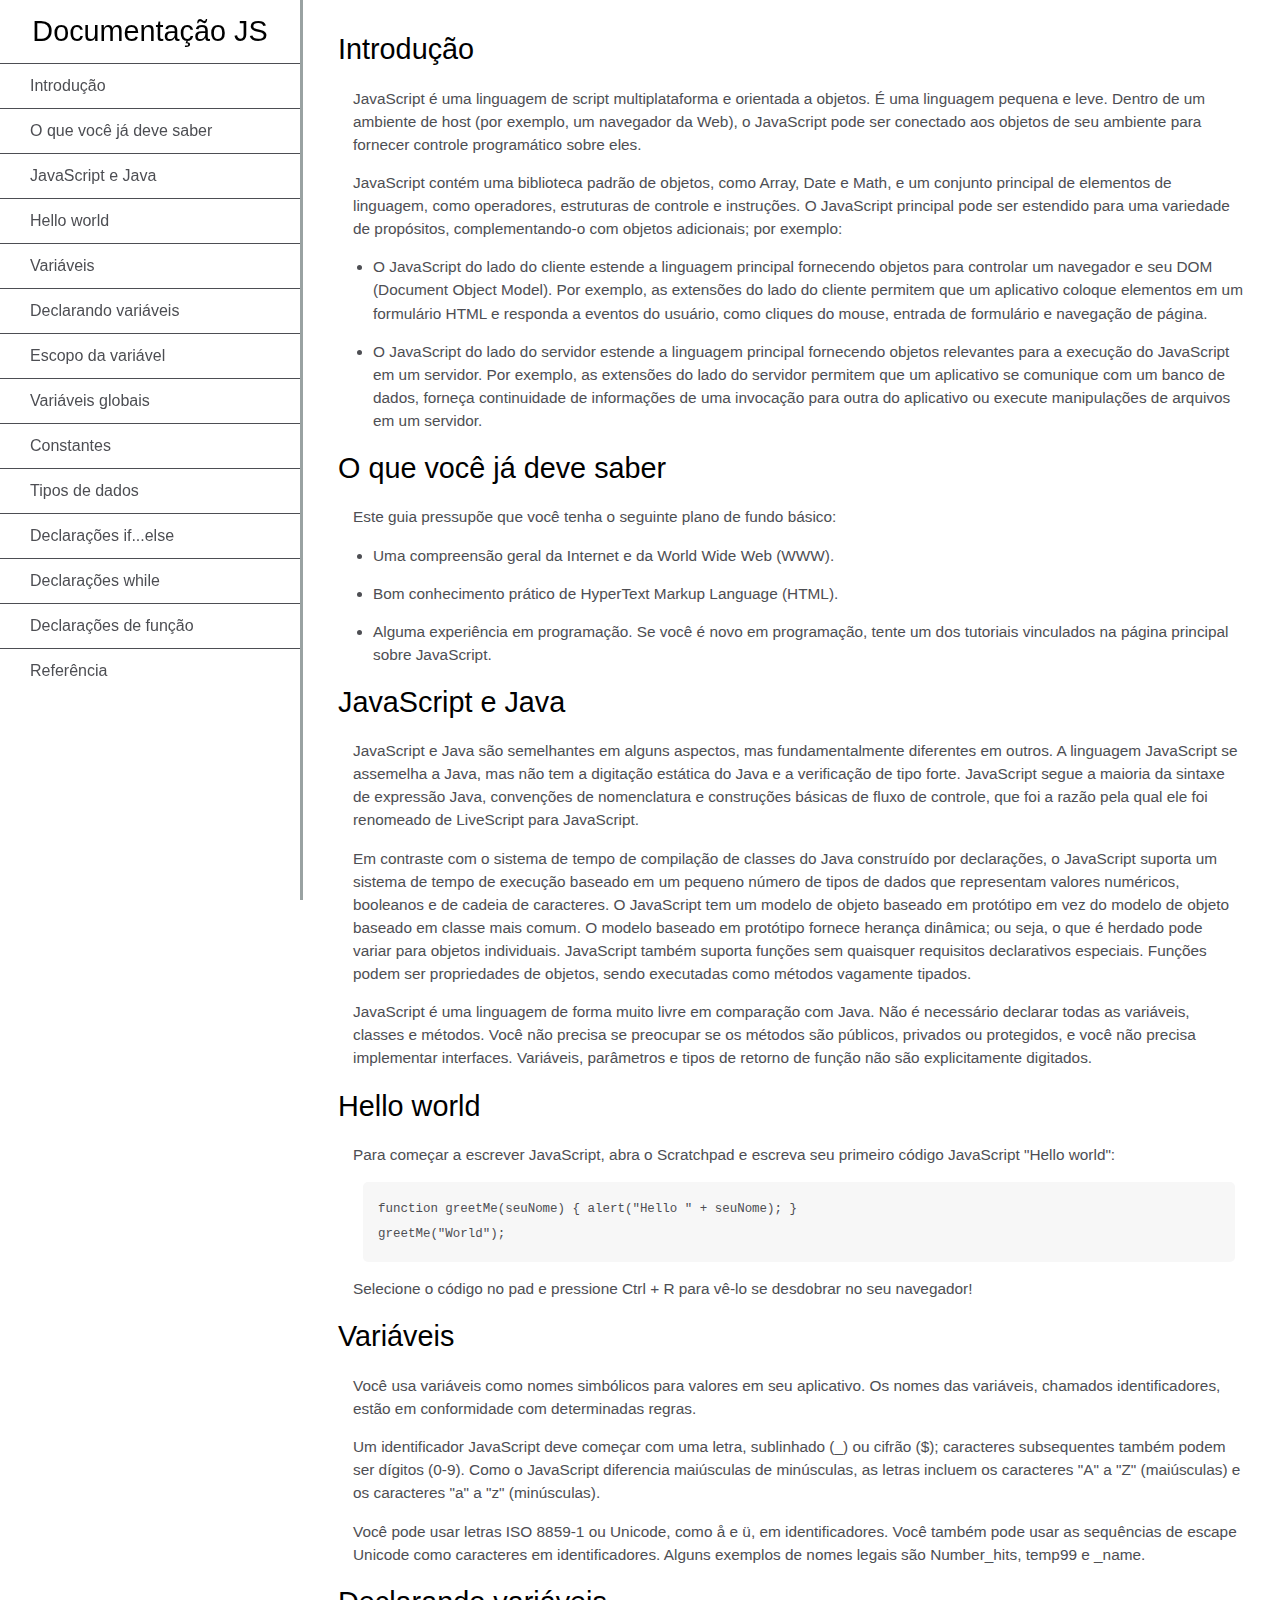
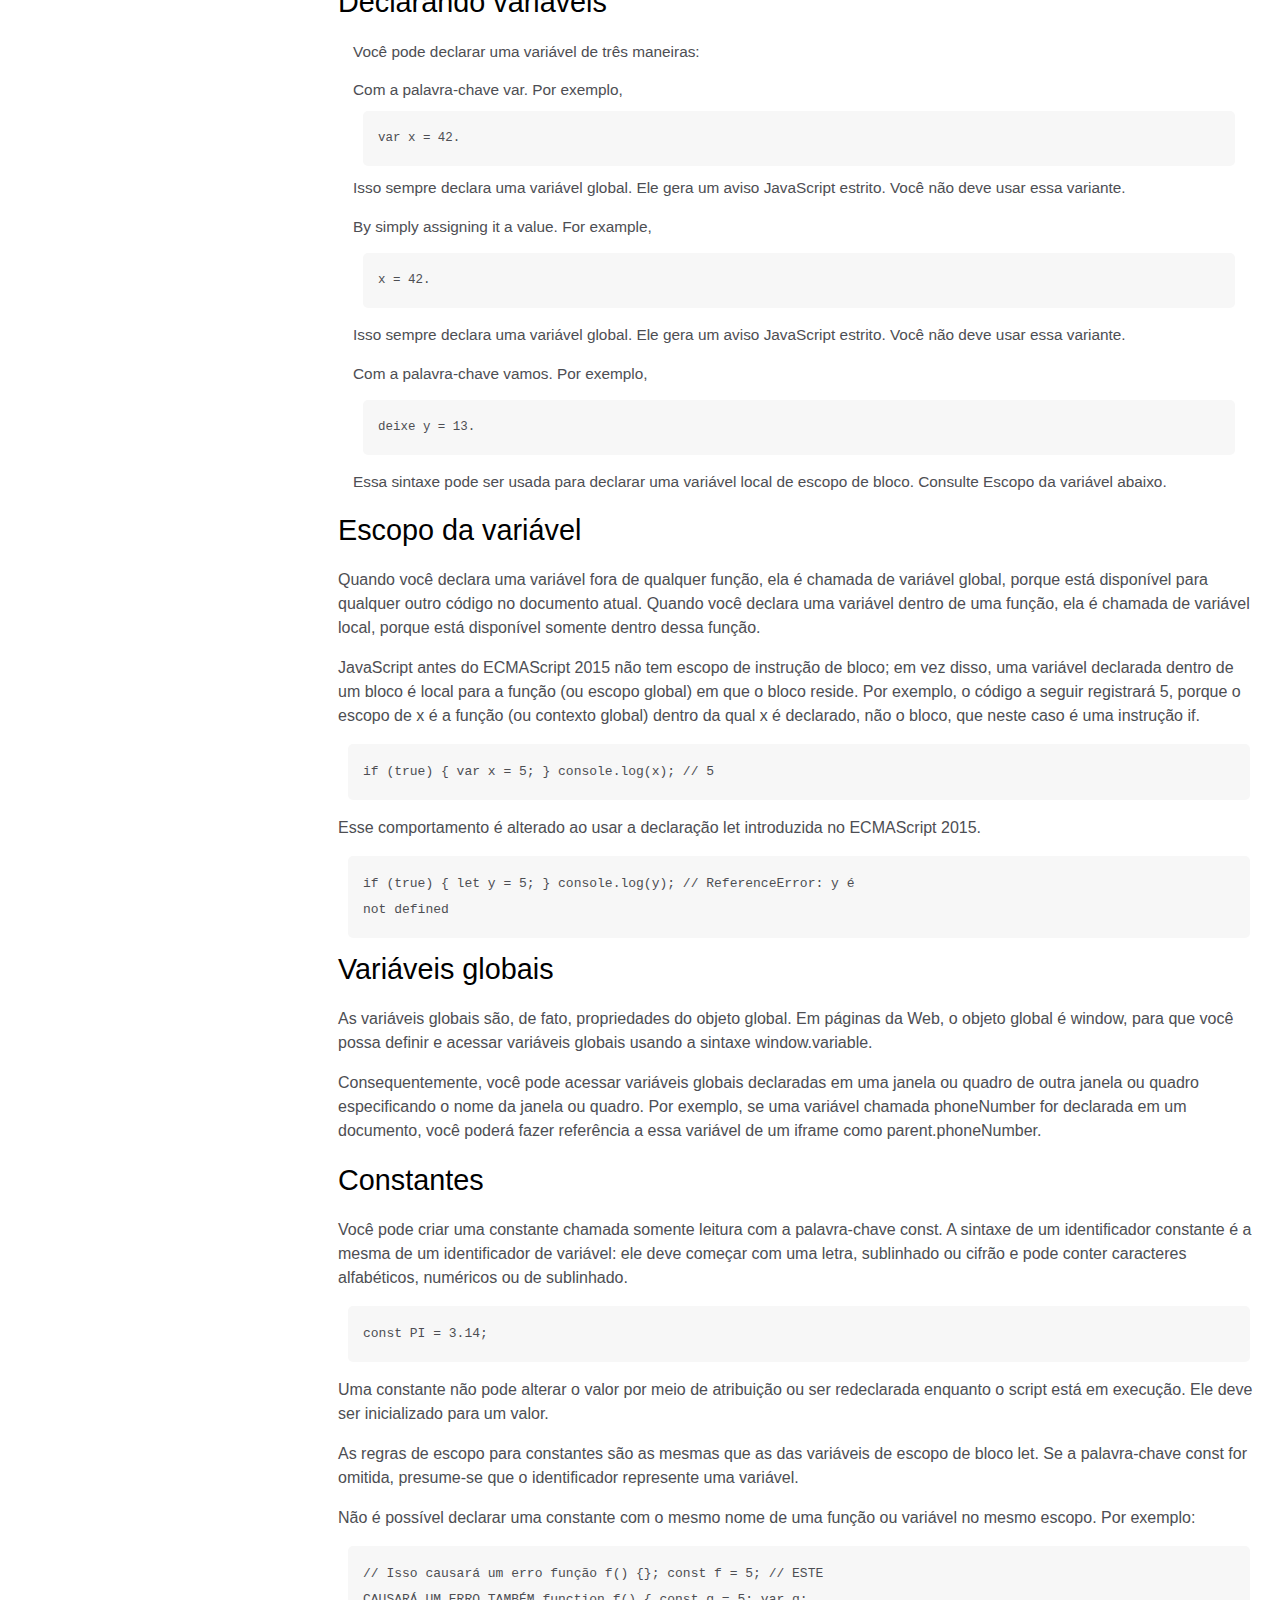
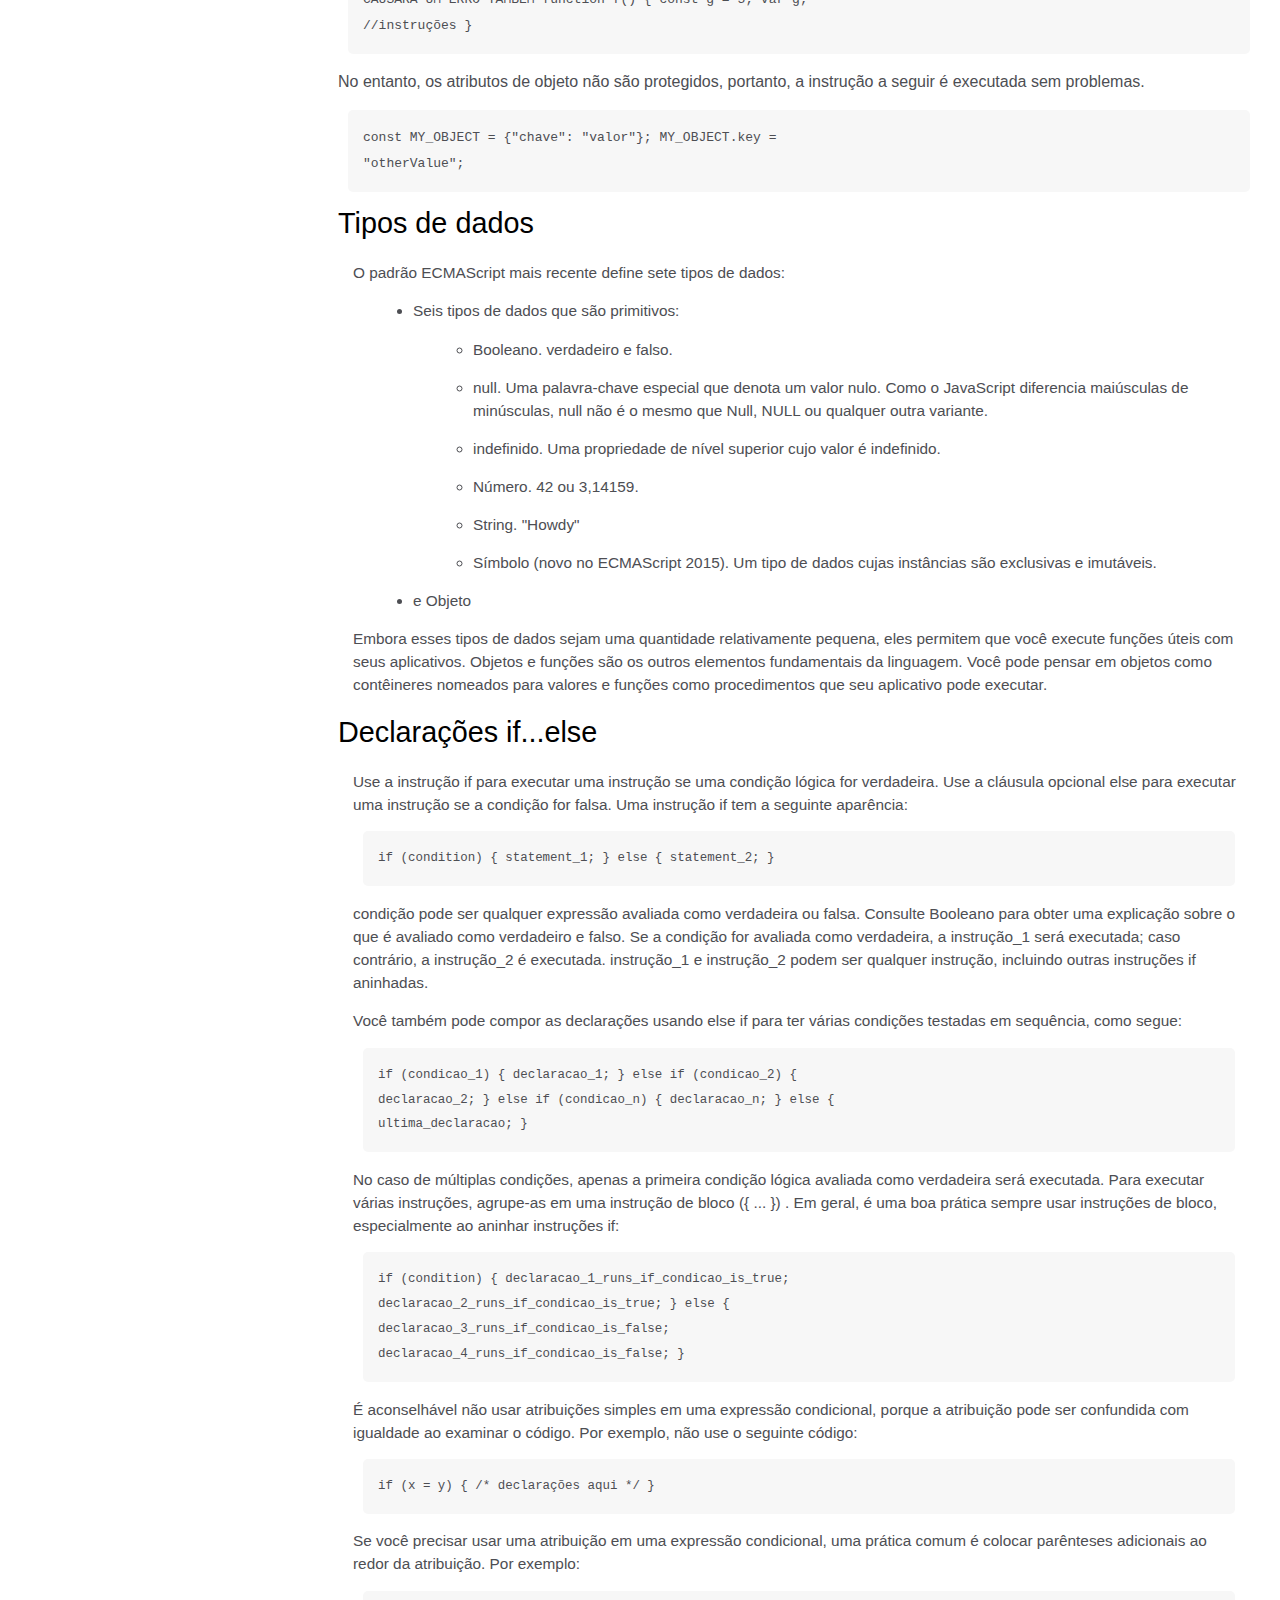
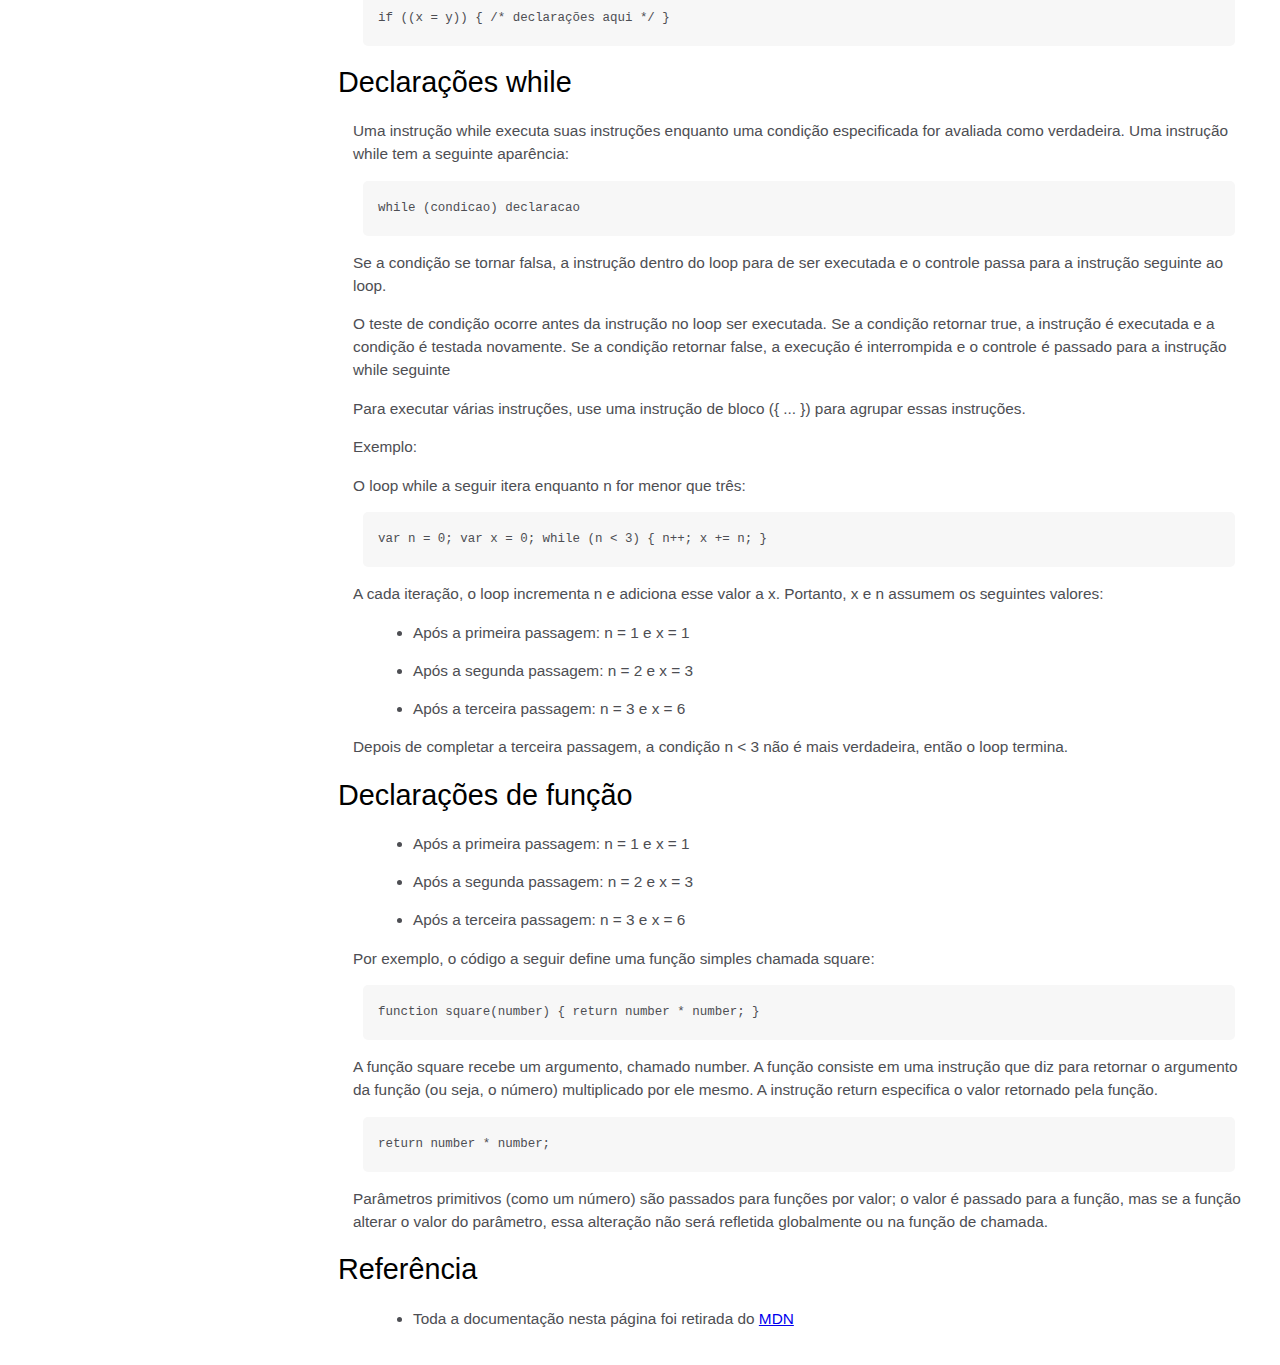
<file: Documentação técnica JS/index.html>
<!DOCTYPE html>
<html lang="en-US">
  <head>
  <meta charset="UTF-8">
  <meta name="viewport" content="width=device-width, initial-scale=1.0"/>
  <link rel="stylesheet" href="styles.css">
  <title>Documentação JS</title>
  <head>
<body>
  <nav id="navbar">
    <header>Documentação JS</header>   
        <li><a href="#Introdução" class="nav-link">Introdução</a></li>
        <li><a href="#O_que_você_já_deve_saber" class="nav-link">O que você já deve saber</a></li>
        <li><a href="#JavaScript_e_Java" class="nav-link">JavaScript e Java</a></li>
        <li><a href="#Hello_world" class="nav-link">Hello world</a></li>        
        <li><a href="#Variáveis" class="nav-link">Variáveis</a></li>
        <li><a href="#Declarando_variáveis" class="nav-link">Declarando variáveis</a></li>
        <li><a href="#Escopo_da_variável" class="nav-link">Escopo da variável</a></li>    
        <li><a href="#Variáveis_globais" class="nav-link">Variáveis globais</a></li>
        <li><a href="#Constantes" class="nav-link">Constantes</a></li>    
        <li><a href="#Tipos_de_dados" class="nav-link">Tipos de dados</a></li>    
        <li><a href="#Declarações_if...else" class="nav-link">Declarações if...else</a></li>    
        <li><a href="#Declarações_while" class="nav-link">Declarações while</a></li>    
        <li><a href="#Declarações_de_função" class="nav-link">Declarações de função</a></li>   
        <li><a href="#Referência" class="nav-link">Referência</a></li>
  </nav>

<main id="main-doc" class="main-doc">

  <section id="Introdução" class="main-section">
    <header>Introdução</header>
    <article>
        <p>JavaScript é uma linguagem de script multiplataforma e orientada a objetos. É uma linguagem pequena e leve. Dentro de um ambiente de host (por exemplo, um navegador da Web), o JavaScript pode ser conectado aos objetos de seu ambiente para fornecer controle programático sobre eles.</p>
        <p>JavaScript contém uma biblioteca padrão de objetos, como Array, Date e Math, e um conjunto principal de elementos de linguagem, como operadores, estruturas de controle e instruções. O JavaScript principal pode ser estendido para uma variedade de propósitos, complementando-o com objetos adicionais; por exemplo:</p>      
        <li>O JavaScript do lado do cliente estende a linguagem principal fornecendo objetos para controlar um navegador e seu DOM (Document Object Model). Por exemplo, as extensões do lado do cliente permitem que um aplicativo coloque elementos em um formulário HTML e responda a eventos do usuário, como cliques do mouse, entrada de formulário e navegação de página.</li>     
        <li>O JavaScript do lado do servidor estende a linguagem principal fornecendo objetos relevantes para a execução do JavaScript em um servidor. Por exemplo, as extensões do lado do servidor permitem que um aplicativo se comunique com um banco de dados, forneça continuidade de informações de uma invocação para outra do aplicativo ou execute manipulações de arquivos em um servidor.</li>
      </article>
  </section>

  <section id="O_que_você_já_deve_saber" class="main-section">
    <header>O que você já deve saber</header>
      <article>
        <p>Este guia pressupõe que você tenha o seguinte plano de fundo básico:</p>
        <li>Uma compreensão geral da Internet e da World Wide Web (WWW).</li>
        <li>Bom conhecimento prático de HyperText Markup Language (HTML).</li>
        <li>Alguma experiência em programação. Se você é novo em programação, tente um dos tutoriais vinculados na página principal sobre JavaScript.</li>
      </article>
  </section>

  <section id="JavaScript_e_Java" class="main-section">
    <header>JavaScript e Java</header>
      <article>
        <p>JavaScript e Java são semelhantes em alguns aspectos, mas fundamentalmente diferentes em outros. A linguagem JavaScript se assemelha a Java, mas não tem a digitação estática do Java e a verificação de tipo forte. JavaScript segue a maioria da sintaxe de expressão Java, convenções de nomenclatura e construções básicas de fluxo de controle, que foi a razão pela qual ele foi renomeado de LiveScript para JavaScript.</p>
        <p>Em contraste com o sistema de tempo de compilação de classes do Java construído por declarações, o JavaScript suporta um sistema de tempo de execução baseado em um pequeno número de tipos de dados que representam valores numéricos, booleanos e de cadeia de caracteres. O JavaScript tem um modelo de objeto baseado em protótipo em vez do modelo de objeto baseado em classe mais comum. O modelo baseado em protótipo fornece herança dinâmica; ou seja, o que é herdado pode variar para objetos individuais. JavaScript também suporta funções sem quaisquer requisitos declarativos especiais. Funções podem ser propriedades de objetos, sendo executadas como métodos vagamente tipados.</p>
        <p>JavaScript é uma linguagem de forma muito livre em comparação com Java. Não é necessário declarar todas as variáveis, classes e métodos. Você não precisa se preocupar se os métodos são públicos, privados ou protegidos, e você não precisa implementar interfaces. Variáveis, parâmetros e tipos de retorno de função não são explicitamente digitados.
</p>
      </article>
  </section>

  <section id="Hello_world" class="main-section">
    <header>Hello world</header>
      <article>
        <p>Para começar a escrever JavaScript, abra o Scratchpad e escreva seu primeiro código JavaScript "Hello world":</p>
        <code>function greetMe(seuNome) { alert("Hello " + seuNome); }
greetMe("World");</code>
        <p>Selecione o código no pad e pressione Ctrl + R para vê-lo se desdobrar no seu navegador!</p>
      </article>
  </section>

  <section id="Variáveis" class="main-section">
    <header>Variáveis</header>
      <article>
        <p>Você usa variáveis como nomes simbólicos para valores em seu aplicativo. Os nomes das variáveis, chamados identificadores, estão em conformidade com determinadas regras.</p>
        <p>Um identificador JavaScript deve começar com uma letra, sublinhado (_) ou cifrão ($); caracteres subsequentes também podem ser dígitos (0-9). Como o JavaScript diferencia maiúsculas de minúsculas, as letras incluem os caracteres "A" a "Z" (maiúsculas) e os caracteres "a" a "z" (minúsculas).</p>
        <p>Você pode usar letras ISO 8859-1 ou Unicode, como å e ü, em identificadores. Você também pode usar as sequências de escape Unicode como caracteres em identificadores. Alguns exemplos de nomes legais são Number_hits, temp99 e _name.</p>
      </article>
  </section>

  <section id="Declarando_variáveis" class="main-section">
    <header>Declarando variáveis</header>
    <article>
    <p>Você pode declarar uma variável de três maneiras:</p>
    <p>Com a palavra-chave var. Por exemplo,
    <code>var x = 42.</code> Isso sempre declara uma variável global. Ele gera um aviso JavaScript estrito. Você não deve usar essa variante.</p>
    <p>By simply assigning it a value. For example,</p>
    <code>x = 42.</code>
    <p>Isso sempre declara uma variável global. Ele gera um aviso JavaScript estrito. Você não deve usar essa variante.</p>
    <p>Com a palavra-chave vamos. Por exemplo,</p>
    <code>deixe y = 13.
</code>
    <p>Essa sintaxe pode ser usada para declarar uma variável local de escopo de bloco. Consulte Escopo da variável abaixo.</p>
  </section>

  <section id="Escopo_da_variável" class="main-section">
    <header>Escopo da variável</header>
    <p>Quando você declara uma variável fora de qualquer função, ela é chamada de variável global, porque está disponível para qualquer outro código no documento atual. Quando você declara uma variável dentro de uma função, ela é chamada de variável local, porque está disponível somente dentro dessa função.</p>
    <p>JavaScript antes do ECMAScript 2015 não tem escopo de instrução de bloco; em vez disso, uma variável declarada dentro de um bloco é local para a função (ou escopo global) em que o bloco reside. Por exemplo, o código a seguir registrará 5, porque o escopo de x é a função (ou contexto global) dentro da qual x é declarado, não o bloco, que neste caso é uma instrução if.</p>
    <code>if (true) { var x = 5; } console.log(x); // 5</code>
    <p>Esse comportamento é alterado ao usar a declaração let introduzida no ECMAScript 2015.</p>
    <code>if (true) { let y = 5; } console.log(y); // ReferenceError: y é
not defined</code>
  </section>

  <section id="Variáveis_globais" class="main-section">
    <header>Variáveis globais</header>
    <p>As variáveis globais são, de fato, propriedades do objeto global. Em páginas da Web, o objeto global é window, para que você possa definir e acessar variáveis globais usando a sintaxe window.variable.</p>
    <p>Consequentemente, você pode acessar variáveis globais declaradas em uma janela ou quadro de outra janela ou quadro especificando o nome da janela ou quadro. Por exemplo, se uma variável chamada phoneNumber for declarada em um documento, você poderá fazer referência a essa variável de um iframe como parent.phoneNumber.</p>
  </section>

  <section id="Constantes" class="main-section">

    <header>Constantes</header>
    <p>Você pode criar uma constante chamada somente leitura com a palavra-chave const. A sintaxe de um identificador constante é a mesma de um identificador de variável: ele deve começar com uma letra, sublinhado ou cifrão e pode conter caracteres alfabéticos, numéricos ou de sublinhado.</p>
    <code>const PI = 3.14;</code>
    <p>Uma constante não pode alterar o valor por meio de atribuição ou ser redeclarada enquanto o script está em execução. Ele deve ser inicializado para um valor.</p>
    <p>As regras de escopo para constantes são as mesmas que as das variáveis de escopo de bloco let. Se a palavra-chave const for omitida, presume-se que o identificador represente uma variável.</p>
    <p>Não é possível declarar uma constante com o mesmo nome de uma função ou variável no mesmo escopo. Por exemplo:</p>
    <code>// Isso causará um erro função f() {}; const f = 5; // ESTE
CAUSARÁ UM ERRO TAMBÉM function f() { const g = 5; var g;
//instruções }</code>
    <p>No entanto, os atributos de objeto não são protegidos, portanto, a instrução a seguir é executada sem problemas.</p>
    <code>const MY_OBJECT = {"chave": "valor"}; MY_OBJECT.key =
"otherValue";</code>
  </section>

  <section id="Tipos_de_dados" class="main-section">
    <header>Tipos de dados</header>
      <article>
        <p>O padrão ECMAScript mais recente define sete tipos de dados:</p>
        <ul>
          <li>
            <p>Seis tipos de dados que são primitivos:</p>
            <ul>
              <li>Booleano. verdadeiro e falso.</li>
              <li>null. Uma palavra-chave especial que denota um valor nulo. Como o JavaScript diferencia maiúsculas de minúsculas, null não é o mesmo que Null, NULL ou qualquer outra variante.</li>
              <li>indefinido. Uma propriedade de nível superior cujo valor é indefinido.</li>
              <li>Número. 42 ou 3,14159.</li>
              <li>String. "Howdy"</li>
              <li>Símbolo (novo no ECMAScript 2015). Um tipo de dados cujas instâncias são exclusivas e imutáveis.</li>
            </ul>
          </li>
          <li>e Objeto</li>
        </ul>
        Embora esses tipos de dados sejam uma quantidade relativamente pequena, eles permitem que você execute funções úteis com seus aplicativos. Objetos e funções são os outros elementos fundamentais da linguagem. Você pode pensar em objetos como contêineres nomeados para valores e funções como procedimentos que seu aplicativo pode executar.
      </article>
  </section>

  <section id="Declarações_if...else" class="main-section">
    <header>Declarações if...else</header>
    <article>
      <p>Use a instrução if para executar uma instrução se uma condição lógica for verdadeira. Use a cláusula opcional else para executar uma instrução se a condição for falsa. Uma instrução if tem a seguinte aparência:</p>
      <code>if (condition) { statement_1; } else { statement_2; }</code>
      <p>condição pode ser qualquer expressão avaliada como verdadeira ou falsa. Consulte Booleano para obter uma explicação sobre o que é avaliado como verdadeiro e falso. Se a condição for avaliada como verdadeira, a instrução_1 será executada; caso contrário, a instrução_2 é executada. instrução_1 e instrução_2 podem ser qualquer instrução, incluindo outras instruções if aninhadas.</p>
      <p>Você também pode compor as declarações usando else if para ter várias condições testadas em sequência, como segue:</p>
      <code>if (condicao_1) { declaracao_1; } else if (condicao_2) {
declaracao_2; } else if (condicao_n) { declaracao_n; } else {
ultima_declaracao; }</code>
      <p>No caso de múltiplas condições, apenas a primeira condição lógica avaliada como verdadeira será executada. Para executar várias instruções, agrupe-as em uma instrução de bloco ({ ... }) . Em geral, é uma boa prática sempre usar instruções de bloco, especialmente ao aninhar instruções if:</p>
      <code>if (condition) { declaracao_1_runs_if_condicao_is_true;
declaracao_2_runs_if_condicao_is_true; } else {
declaracao_3_runs_if_condicao_is_false;
declaracao_4_runs_if_condicao_is_false; }</code>
      <p>É aconselhável não usar atribuições simples em uma expressão condicional, porque a atribuição pode ser confundida com igualdade ao examinar o código. Por exemplo, não use o seguinte código:</p>
      <code>if (x = y) { /* declarações aqui */ }</code>
      <p>Se você precisar usar uma atribuição em uma expressão condicional, uma prática comum é colocar parênteses adicionais ao redor da atribuição. Por exemplo:</p>
      <code>if ((x = y)) { /* declarações aqui */ }</code>
    </article>
  </section>

  <section id="Declarações_while" class="main-section">
    <header>Declarações while</header>
    <article>
      <p>Uma instrução while executa suas instruções enquanto uma condição especificada for avaliada como verdadeira. Uma instrução while tem a seguinte aparência:
</p>
      <code>while (condicao) declaracao</code>
      <p>Se a condição se tornar falsa, a instrução dentro do loop para de ser executada e o controle passa para a instrução seguinte ao loop.
</p>
      <p>O teste de condição ocorre antes da instrução no loop ser executada. Se a condição retornar true, a instrução é executada e a condição é testada novamente. Se a condição retornar false, a execução é interrompida e o controle é passado para a instrução while seguinte</p>
      <p>Para executar várias instruções, use uma instrução de bloco ({ ... }) para agrupar essas instruções.</p>
      <p>Exemplo:</p>
      <p>O loop while a seguir itera enquanto n for menor que três:</p>
      <code>var n = 0; var x = 0; while (n < 3) { n++; x += n; }
</code>
      <p>A cada iteração, o loop incrementa n e adiciona esse valor a x. Portanto, x e n assumem os seguintes valores:</p>
      <ul>
        <li>Após a primeira passagem: n = 1 e x = 1</li>
        <li>Após a segunda passagem: n = 2 e x = 3</li>
        <li>Após a terceira passagem: n = 3 e x = 6</li>
      </ul>
      <p>Depois de completar a terceira passagem, a condição n < 3 não é mais verdadeira, então o loop termina.

</p>
    </article>
  </section>

  <section id="Declarações_de_função" class="main-section">
    <header>Declarações de função</header>
    <article>
      <p></p>
      <ul>
        <li>Após a primeira passagem: n = 1 e x = 1</li>
        <li>Após a segunda passagem: n = 2 e x = 3</li>
        <li>Após a terceira passagem: n = 3 e x = 6</li>
      </ul>
      <p>Por exemplo, o código a seguir define uma função simples chamada square:</p>
      <code>function square(number) { return number * number; }</code>
      <p>A função square recebe um argumento, chamado number. A função consiste em uma instrução que diz para retornar o argumento da função (ou seja, o número) multiplicado por ele mesmo. A instrução return especifica o valor retornado pela função.</p>
      <code>return number * number;</code>
      <p>Parâmetros primitivos (como um número) são passados ​​para funções por valor; o valor é passado para a função, mas se a função alterar o valor do parâmetro, essa alteração não será refletida globalmente ou na função de chamada.</p>
    </article>
  </section>

  <section id="Referência" class="main-section">
    <header>
      <font style="vertical-align: inherit;">
        <font style="vertical-align:inherit;">Referência</font>
      </font>
    </header>
    <article>
      <ul>
        <li>
          <font style="vertical-align: inherit;">
            <font style="vertical-align:inherit;">Toda a documentação nesta página foi retirada do</font>
          </font>
          <a href="https://developer.mozilla.org/en-US/docs/Web/JavaScript/Guide" target="_blank">
          <font style="vertical-align: inherit;">
            <font style="vertical-align: inherit;">MDN</font>
            </font>
          </a>
        </li>
      </ul>
    </article>
  </section>
</main>
</body>
</html>
</file>
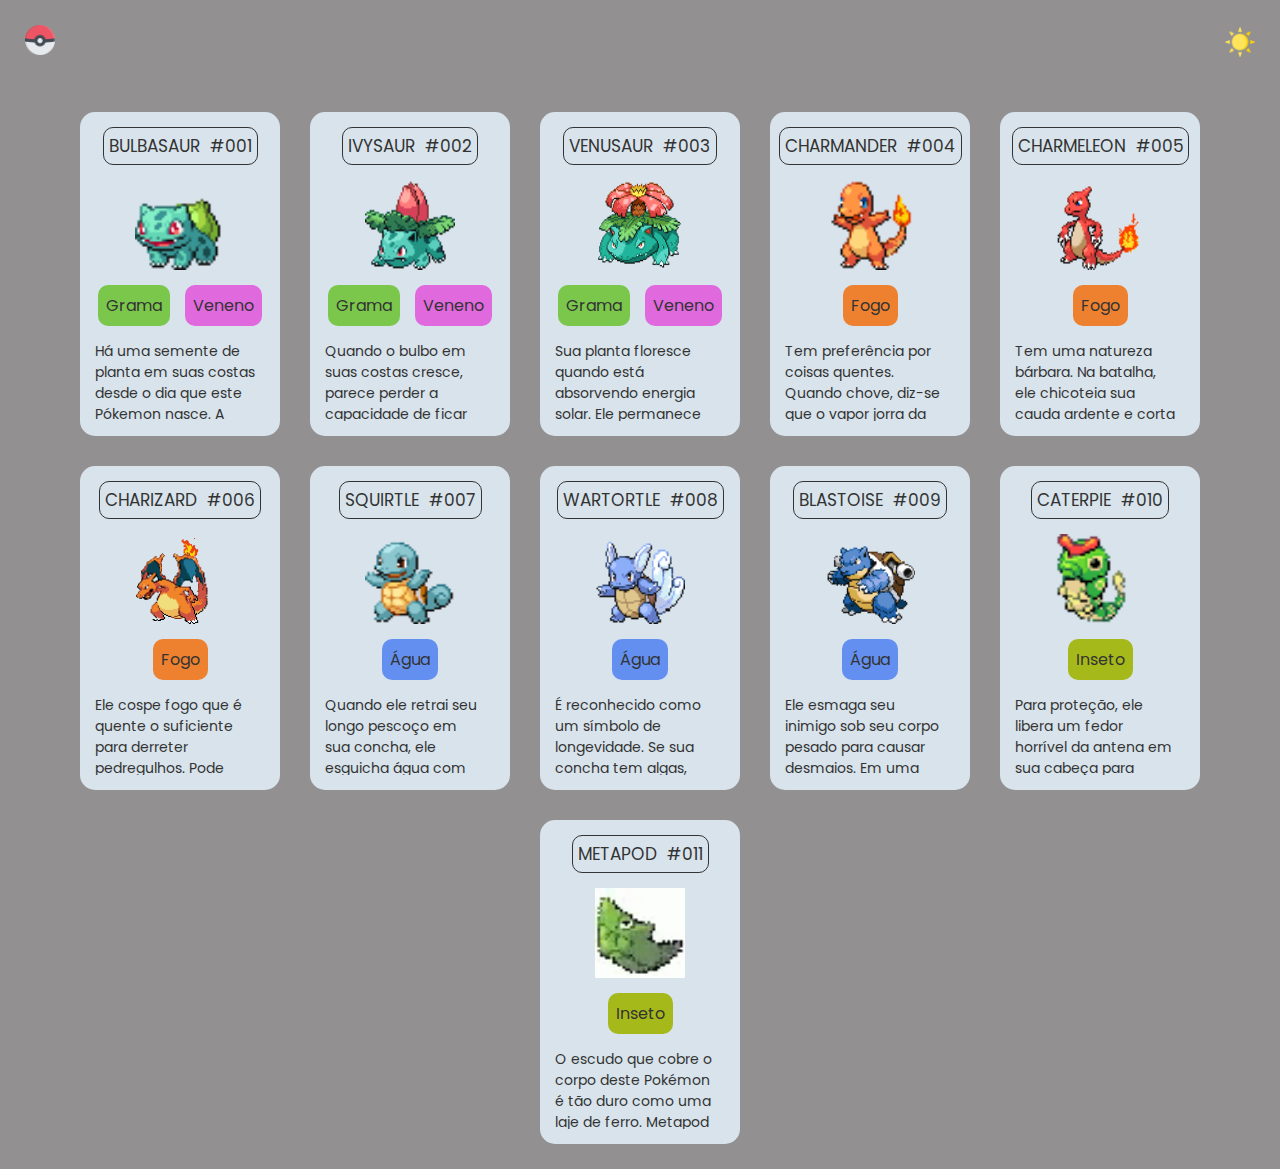
<file: Lista de pokémons/index.html>
<!DOCTYPE html>
<html lang="en-us">
	<head>
		<meta charset="UTF-8" />
		<meta http-equiv="X-UA-Compatible" content="IE=edge" />
		<meta name="viewport" content="width=device-width, initial-scale=1.0" />
		<title>Listagem Pokémon</title>

		<link rel="preconnect" href="https://fonts.googleapis.com" />
		<link rel="preconnect" href="https://fonts.gstatic.com" crossorigin />
		<link href="https://fonts.googleapis.com/css2?family=Poppins:wght@300;500;800&display=swap" rel="stylesheet" />

		<link rel="stylesheet" href="./src/css/reset.css">
		<link rel="stylesheet" href="./src/css/estilos.css">
		<link rel="stylesheet" href="./src/css/scrollbar.css">
	</head>
	<body>
		<header>
			<a href="#">
				<img src="./src/imagens/pokeball.png" alt="pokebola" class="logo" />
			</a>
			<button id="botao-alterar-tema">
				<img src="./src/imagens/sun.png" alt="imagem do sol" class="imagem-botao" />
			</button>
		</header>
		<main>
			<ul class="listagem-pokemon">
				<li class="cartao-pokemon">
					<div class="informacoes">
						<span>Bulbasaur</span>
						<span>#001</span>
					</div>

					<img src="./src/imagens/bulbasaur.gif" alt="Bulbasaur" class="gif" />

					<ul class="tipos">
						<li class="tipo grama">Grama</li>
						<li class="tipo veneno">Veneno</li>
					</ul>

					<p class="descricao">Há uma semente de planta em suas costas desde o dia que este Pókemon nasce. A semente cresce lentamente.</p>
				</li>

				<li class="cartao-pokemon">
					<div class="informacoes">
						<span>Ivysaur</span>
						<span>#002</span>
					</div>

					<img src="./src/imagens/ivysaur.gif" alt="Ivysaur" class="gif" />

					<ul class="tipos">
						<li class="tipo grama">Grama</li>
						<li class="tipo veneno">Veneno</li>
					</ul>

					<p class="descricao">Quando o bulbo em suas costas cresce, parece perder a capacidade de ficar de pé em suas patas traseiras.</p>
				</li>

				<li class="cartao-pokemon">
					<div class="informacoes">
						<span>Venusaur</span>
						<span>#003</span>
					</div>

					<img src="./src/imagens/venusaur.gif" alt="Venusaur" class="gif" />

					<ul class="tipos">
						<li class="tipo grama">Grama</li>
						<li class="tipo veneno">Veneno</li>
					</ul>

					<p class="descricao">Sua planta floresce quando está absorvendo energia solar. Ele permanece em movimento para buscar a luz solar.</p>
				</li>

				<li class="cartao-pokemon">
					<div class="informacoes">
						<span>Charmander</span>
						<span>#004</span>
					</div>

					<img src="./src/imagens/charmander.gif" alt="Charmander" class="gif" />

					<ul class="tipos">
						<li class="tipo fogo">Fogo</li>
					</ul>

					<p class="descricao">Tem preferência por coisas quentes. Quando chove, diz-se que o vapor jorra da ponta de sua cauda.</p>
				</li>

				<li class="cartao-pokemon">
					<div class="informacoes">
						<span>Charmeleon</span>
						<span>#005</span>
					</div>

					<img src="./src/imagens/charmeleon.gif" alt="Charmeleon" class="gif" />

					<ul class="tipos">
						<li class="tipo fogo">Fogo</li>
					</ul>

					<p class="descricao">Tem uma natureza bárbara. Na batalha, ele chicoteia sua cauda ardente e corta com garras afiadas.</p>
				</li>

				<li class="cartao-pokemon">
					<div class="informacoes">
						<span>Charizard</span>
						<span>#006</span>
					</div>

					<img src="./src/imagens/charizard.gif" alt="Charizard" class="gif" />

					<ul class="tipos">
						<li class="tipo fogo">Fogo</li>
					</ul>

					<p class="descricao">Ele cospe fogo que é quente o suficiente para derreter pedregulhos. Pode causar incêndios florestais soprando chamas.</p>
				</li>

				<li class="cartao-pokemon">
					<div class="informacoes">
						<span>Squirtle</span>
						<span>#007</span>
					</div>

					<img src="./src/imagens/squirtle.gif" alt="Squirtle" class="gif" />

					<ul class="tipos">
						<li class="tipo agua">Água</li>
					</ul>

					<p class="descricao">Quando ele retrai seu longo pescoço em sua concha, ele esguicha água com força vigorosa.</p>
				</li>

				<li class="cartao-pokemon">
					<div class="informacoes">
						<span>Wartortle</span>
						<span>#008</span>
					</div>

					<img src="./src/imagens/wartortle.gif" alt="Wartortle" class="gif" />

					<ul class="tipos">
						<li class="tipo agua">Água</li>
					</ul>

					<p class="descricao">É reconhecido como um símbolo de longevidade. Se sua concha tem algas, esse Wartortle é muito antigo.</p>
				</li>

				<li class="cartao-pokemon">
					<div class="informacoes">
						<span>Blastoise</span>
						<span>#009</span>
					</div>

					<img src="./src/imagens/blastoise.gif" alt="Blastoise" class="gif" />

					<ul class="tipos">
						<li class="tipo agua">Água</li>
					</ul>

					<p class="descricao">Ele esmaga seu inimigo sob seu corpo pesado para causar desmaios. Em uma pitada, ele se retirará dentro de sua concha.</p>
				</li>

				<li class="cartao-pokemon">
					<div class="informacoes">
						<span>Caterpie</span>
						<span>#010</span>
					</div>

					<img src="./src/imagens/caterpie.gif" alt="Caterpie" class="gif" />

					<ul class="tipos">
						<li class="tipo inseto">Inseto</li>
					</ul>

					<p class="descricao">Para proteção, ele libera um fedor horrível da antena em sua cabeça para afastar os inimigos.</p>
				</li>

				<li class="cartao-pokemon">
					<div class="informacoes">
						<span>Metapod</span>
						<span>#011</span>
					</div>

					<img src="./src/imagens/Metapod.gif" alt="Metapod" class="gif" />

					<ul class="tipos">
						<li class="tipo inseto">Inseto</li>
					</ul>

					<p class="descricao">O escudo que cobre o corpo deste Pokémon é tão duro como uma laje de ferro. Metapod não se move muito. Ele ainda permanece assim porque está preparando suas entranhas macias para a evolução dentro da casca dura.</p>
				</li>
			</ul>
		</main>
	</body>
</html>
</file>
<file: Documentação técnica JS/styles.css>
html, body {
    min-width: 290px;
    color: #4d4e53;
    background-color: #ffffff;
    font-family: 'Open Sans', Arial, sans-serif;
    line-height: 1.5;
  }
  
  #navbar {
    position: fixed;
    min-width: 290px;
    top: 0px;
    left: 0px;
    width: 300px;
    height: 100%;
    border-right: solid;
    border-color: rgba(0, 22, 22, 0.4);
  }
  
  @media only screen and (max-width: 800px) { 
    nav {
      height: 50vh;
      overflow: auto;
    }
  }
  
  #navbar ul {
    height: 100%;
    padding: 0;
  }
  
  #navbar li {
    color: #4d4e53;
    border-top: 1px solid;
    list-style: none;
    position: relative;
    width: 100%;
  }
  
  #navbar a {
    display: block;
    padding: 10px 30px;
    color: #4d4e53;
    text-decoration: none;
    cursor: pointer;
  }
  
  header {
    color: black;
    margin: 10px;
    text-align: center;
    font-size: 1.8em;
    font-weight: thin;
  }
  
  #main-doc header {
    text-align: left;
    margin: 0px;
  }
  
  #main-doc {
    position: absolute;
    margin-left: 310px;
    padding: 20px;
    margin-bottom: 110px;
  }
  
  section article {
    color: #4d4e53;
    margin: 15px;
    font-size: 0.96em;
  }
  
  section li {
    margin: 15px 0px 0px 20px;
  }
  
  code {
    display: block;
    text-align: left;
    white-space: pre-line;
    position: relative;
    word-break: normal;
    word-wrap: normal;
    line-height: 2;
    background-color: #f7f7f7;
    padding: 15px;
    margin: 10px;
    border-radius: 5px;
  }
  
  @media only screen and (max-width: 815px) {
    #navbar ul {
      border: 1px solid;
      height: 200px;
    }
  
    #navbar {
      background-color: white;
      position: absolute;
      top: 0;
      padding: 0;
      margin: 0;
      width: 100%;
      max-height: 275px;
      border: none;
      z-index: 1;
      border-bottom: 2px solid;
    }
  
    #main-doc {
      position: relative;
      margin-left: 0px;
      margin-top: 270px;
    }
  }
  
  @media only screen and (max-width: 400px) {
    #main-doc {
      margin-left: -10px;
    }
  
    code {
      margin-left: -20px;
      width: 100%;
      padding: 15px;
      padding-left: 10px;
      padding-right: 45px;
      min-width: 233px;
    }
  }
</file>
<file: Lista de pokémons/src/css/estilos.css>
body {
	font-family: 'Poppins', sans-serif;
	max-width: 1280px;
	margin: 0 auto;
	background-color: #5e5b5bad;
	color: #333333;
}

body.modo-escuro {
	background-color: #212121;
	color: #f5f5f5;
}

header {
	display: flex;
	justify-content: space-between;
	padding: 25px;
}

header .logo,
header .imagem-botao {
	width: 30px;
	transition: 0.2s ease-in-out;
}

header #botao-alterar-tema {
	background: none;
	border: none;
}

header .logo:hover,
header .imagem-botao:hover,
main .cartao-pokemon:hover {
	transform: scale(1.05);
	cursor: pointer;
}

main {
	padding: 25px;
}

main .listagem-pokemon {
	display: flex;
	flex-wrap: wrap;
	gap: 30px;
	justify-content: center;
}

main .cartao-pokemon {
	background-color: #d8e3ec;
	width: 200px;
	padding: 15px;
	display: flex;
	flex-direction: column;
	align-items: center;
	gap: 15px;
	border-radius: 15px;
	transition: 0.2s ease-in-out;
}

main .cartao-pokemon:hover {
	background-color: #96d9d6;
}

.modo-escuro .cartao-pokemon {
	background-color: #a8a8a8;
}

main .cartao-pokemon .informacoes {
	display: flex;
	justify-content: space-between;
	border: 1px solid #333333;
	border-radius: 10px;
}

main .cartao-pokemon .informacoes span {
	padding: 5px;
	text-transform: uppercase;
	font-size: 17px;
}

main .cartao-pokemon .gif {
	width: 90px;
	height: 90px;
}

main .cartao-pokemon .tipos {
	display: flex;
	gap: 15px;
}

main .cartao-pokemon .tipo {
	padding: 8px;
	border-radius: 10px;
}

.grama {
	background-color: #7ac74c;
}

.veneno {
	background-color: #df67ddfb;
}

.fogo {
	background-color: #ee8130;
}

.agua {
	background-color: #6390f0;
}

.inseto {
	background-color: #a6b91a;
}

main .descricao {
	max-height: 80px;
	overflow-y: scroll;
	font-size: 14px;
	padding-right: 10px;
}
</file>
<file: Lista de pokémons/src/css/scrollbar.css>
*::-webkit-scrollbar {
	width: 12px;
}

*::-webkit-scrollbar-track {
	background: #f1e9e9;
}

*::-webkit-scrollbar-thumb {
	background-color: #582965;
	border-radius: 10px;
	border: 3px solid #ffffff;
}
</file>
